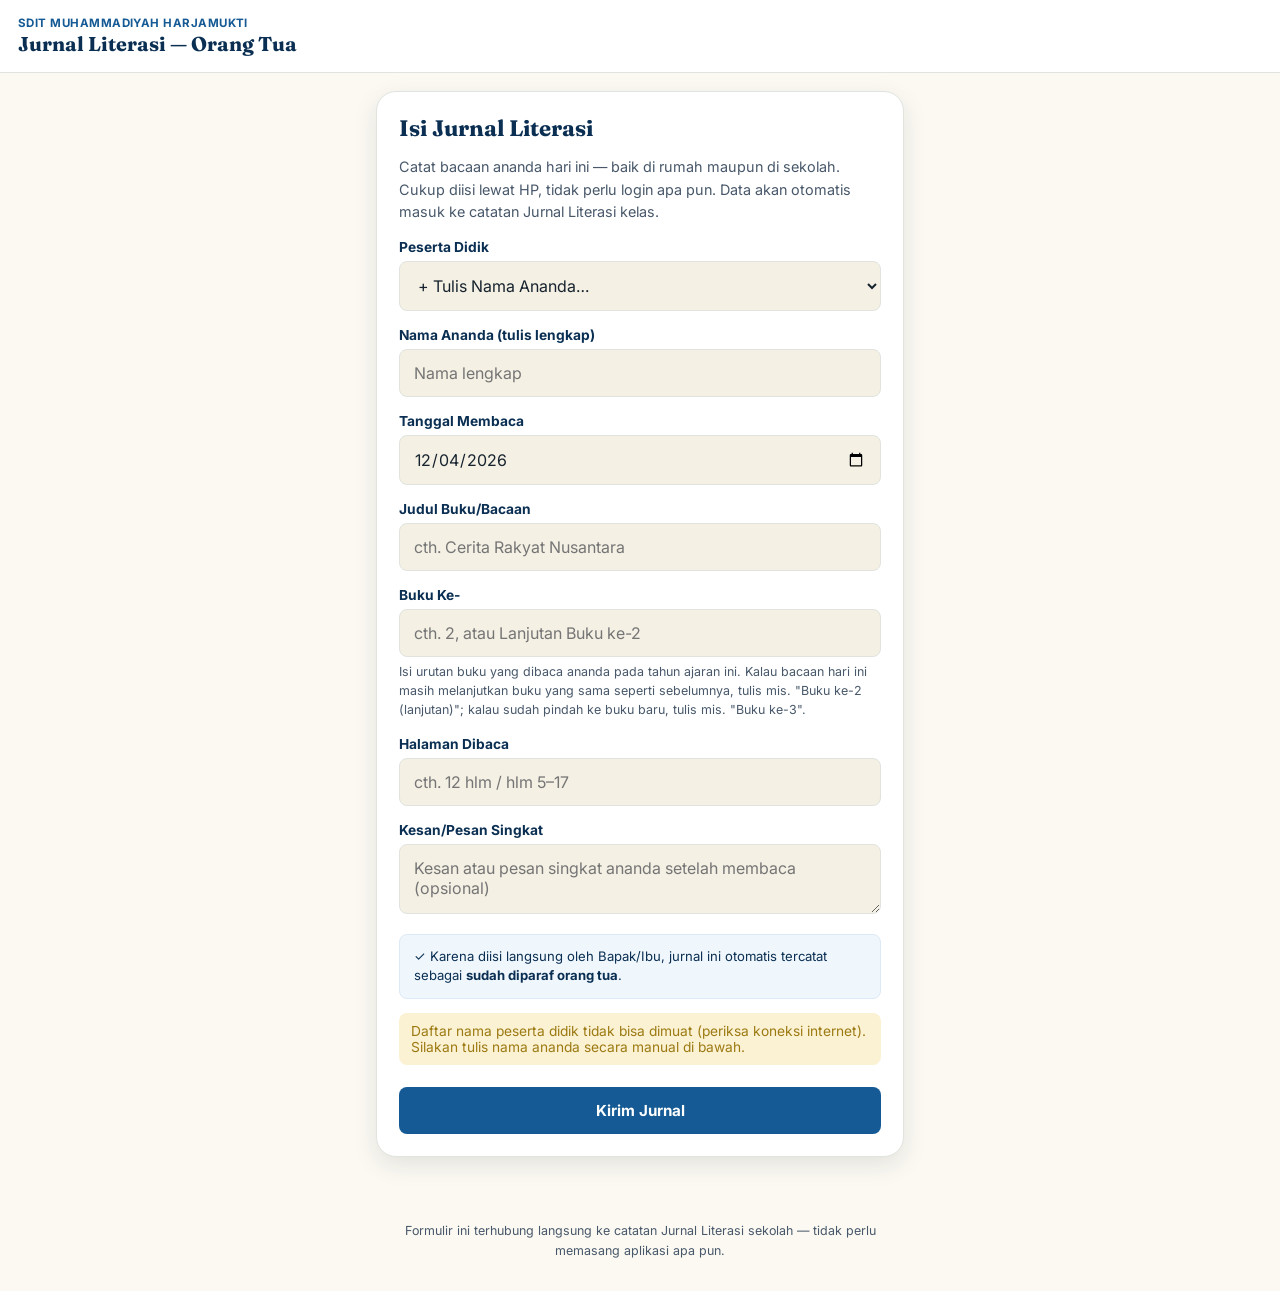
<file: jurnal-literasi-ortu-index (1).html>
<!DOCTYPE html>
<html lang="id">
<head>
<meta charset="UTF-8">
<meta name="viewport" content="width=device-width, initial-scale=1, viewport-fit=cover">
<title>Isi Jurnal Literasi — Orang Tua</title>
<meta name="description" content="Formulir untuk orang tua/wali mengisi Jurnal Literasi ananda — SDIT Muhammadiyah Harjamukti Kota Cirebon">
<meta name="theme-color" content="#155A94">
<meta name="robots" content="noindex">
<link rel="preconnect" href="https://fonts.googleapis.com">
<link rel="preconnect" href="https://fonts.gstatic.com" crossorigin>
<link href="https://fonts.googleapis.com/css2?family=Fraunces:opsz,wght@9..144,500;9..144,600;9..144,700&family=Inter:wght@400;500;600;700;800&display=swap" rel="stylesheet">
<style>
:root{
  --green-900:#0A2F52; --green-800:#0E3F6C; --green-700:#155A94; --green-600:#1B72B8;
  --green-100:#DCEAF7; --green-50:#EFF6FC;
  --gold-700:#9C7A12; --gold-600:#C9A227; --gold-500:#DFBB45; --gold-100:#FBF1D3;
  --cream:#FBF9F2; --cream-1:#F4F0E4; --paper:#FFFFFF;
  --ink:#17232E; --ink-soft:#48586A; --line:#E1E4DE;
  --brick-700:#9A3B1D; --brick-600:#B3441E; --brick-100:#FBE7DE;
  --radius-sm:8px; --radius-md:14px; --radius-lg:20px;
  --shadow-md:0 8px 24px rgba(10,30,50,.10);
  --font-display:'Fraunces','Georgia',serif;
  --font-body:'Inter',system-ui,sans-serif;
}
*{box-sizing:border-box;}
body{margin:0;background:var(--cream);color:var(--ink);font-family:var(--font-body);-webkit-font-smoothing:antialiased;}
header{background:var(--paper);border-bottom:1px solid var(--line);padding:16px 18px;display:flex;align-items:center;gap:10px;}
header h1{font-family:var(--font-display);font-size:1.25rem;margin:0;color:var(--green-900);}
header .eyebrow{display:block;font-size:.72rem;letter-spacing:.04em;text-transform:uppercase;color:var(--green-700);font-weight:700;margin-bottom:1px;}
main{max-width:560px;margin:0 auto;padding:18px 16px 48px;}
.card{background:var(--paper);border:1px solid var(--line);border-radius:var(--radius-lg);box-shadow:var(--shadow-md);padding:22px;margin-bottom:16px;}
.card h2{font-family:var(--font-display);font-size:1.4rem;margin:0 0 8px;color:var(--green-900);}
.muted{color:var(--ink-soft);font-size:.9rem;line-height:1.55;}
.field{display:block;margin-top:16px;}
.field span.label{display:block;font-weight:700;font-size:.86rem;margin-bottom:6px;color:var(--green-900);}
.field input, .field select, .field textarea{
  width:100%;padding:13px 14px;font-size:1rem;font-family:var(--font-body);
  background:var(--cream-1);border:1px solid var(--line);border-radius:var(--radius-sm);color:var(--ink);
}
.field textarea{resize:vertical;min-height:70px;}
.field-desc{display:block;margin-top:6px;font-size:.78rem;color:var(--ink-soft);line-height:1.5;}
.paraf-note{margin-top:16px;background:var(--green-50);border:1px solid var(--green-100);border-radius:var(--radius-sm);padding:12px 14px;font-size:.82rem;color:var(--green-900);line-height:1.5;}
.actions{margin-top:22px;display:flex;gap:10px;}
.btn{border:none;border-radius:var(--radius-sm);padding:14px 20px;font-weight:700;font-size:.95rem;font-family:var(--font-body);cursor:pointer;flex:1;}
.btn-primary{background:var(--green-700);color:#fff;}
.btn-primary:disabled{opacity:.55;cursor:default;}
.btn-ghost{background:transparent;border:1px solid var(--line);color:var(--ink-soft);flex:0 0 auto;}
.status-msg{margin-top:14px;font-size:.86rem;padding:10px 12px;border-radius:var(--radius-sm);display:none;}
.status-msg.show{display:block;}
.status-msg.warn{background:var(--gold-100);color:var(--gold-700);}
.status-msg.error{background:var(--brick-100);color:var(--brick-700);}
.status-msg.info{background:var(--green-50);color:var(--green-900);}
#successState{display:none;text-align:center;}
#successState .check{width:56px;height:56px;border-radius:50%;background:var(--green-50);color:var(--green-700);
  display:flex;align-items:center;justify-content:center;margin:0 auto 14px;font-size:1.6rem;}
#successState h2{margin-bottom:6px;}
.history{margin-top:18px;text-align:left;}
.history-item{display:flex;justify-content:space-between;gap:10px;padding:9px 0;border-bottom:1px solid var(--line);font-size:.84rem;}
.history-item:last-child{border-bottom:none;}
.history-item b{color:var(--green-900);}
#configWarning{display:none;}
#loadingState{display:none;text-align:center;padding:20px 0;color:var(--ink-soft);font-size:.9rem;}
.advanced-toggle{margin-top:14px;font-size:.8rem;color:var(--green-700);cursor:pointer;text-decoration:underline;background:none;border:none;padding:0;font-family:inherit;}
#advancedUrlWrap{display:none;margin-top:10px;}
footer{max-width:560px;margin:0 auto;padding:0 16px 30px;color:var(--ink-soft);font-size:.78rem;text-align:center;line-height:1.6;}
</style>
</head>
<body>

<header>
  <div>
    <span class="eyebrow">SDIT Muhammadiyah Harjamukti</span>
    <h1>Jurnal Literasi — Orang Tua</h1>
  </div>
</header>

<main>
  <div class="card">
    <h2>Isi Jurnal Literasi</h2>
    <p class="muted">Catat bacaan ananda hari ini — baik di rumah maupun di sekolah. Cukup diisi lewat HP, tidak perlu login apa pun. Data akan otomatis masuk ke catatan Jurnal Literasi kelas.</p>

    <div id="loadingState">Memuat daftar peserta didik&hellip;</div>

    <form id="ortuForm" style="display:none;">
      <label class="field">
        <span class="label">Peserta Didik</span>
        <select id="f_siswa" required>
          <option value="">Pilih nama ananda&hellip;</option>
          <option value="__manual__">+ Nama Lain (tulis manual)&hellip;</option>
        </select>
      </label>
      <label class="field" id="f_manual_wrap" style="display:none;">
        <span class="label">Nama Ananda (tulis lengkap)</span>
        <input type="text" id="f_nama_manual" placeholder="Nama lengkap">
      </label>
      <label class="field">
        <span class="label">Tanggal Membaca</span>
        <input type="date" id="f_tanggal" required>
      </label>
      <label class="field">
        <span class="label">Judul Buku/Bacaan</span>
        <input type="text" id="f_judul" required placeholder="cth. Cerita Rakyat Nusantara">
      </label>
      <label class="field">
        <span class="label">Buku Ke-</span>
        <input type="text" id="f_bukuKe" placeholder="cth. 2, atau Lanjutan Buku ke-2">
        <span class="field-desc">Isi urutan buku yang dibaca ananda pada tahun ajaran ini. Kalau bacaan hari ini masih melanjutkan buku yang sama seperti sebelumnya, tulis mis. "Buku ke-2 (lanjutan)"; kalau sudah pindah ke buku baru, tulis mis. "Buku ke-3".</span>
      </label>
      <label class="field">
        <span class="label">Halaman Dibaca</span>
        <input type="text" id="f_halaman" placeholder="cth. 12 hlm / hlm 5–17">
      </label>
      <label class="field">
        <span class="label">Kesan/Pesan Singkat</span>
        <textarea id="f_kesan" placeholder="Kesan atau pesan singkat ananda setelah membaca (opsional)"></textarea>
      </label>

      <div class="paraf-note">✓ Karena diisi langsung oleh Bapak/Ibu, jurnal ini otomatis tercatat sebagai <b>sudah diparaf orang tua</b>.</div>

      <div id="submitStatus" class="status-msg"></div>

      <div class="actions">
        <button type="submit" class="btn btn-primary" id="submitBtn">Kirim Jurnal</button>
      </div>
    </form>

    <div id="successState">
      <div class="check">✓</div>
      <h2>Jurnal Terkirim</h2>
      <p class="muted">Catatan bacaan ananda berhasil disimpan.</p>
      <div class="actions">
        <button type="button" class="btn btn-primary" id="fillAgainBtn">Isi Jurnal Lain</button>
      </div>
      <div class="history" id="historyList"></div>
    </div>
  </div>
</main>

<footer>
  Formulir ini terhubung langsung ke catatan Jurnal Literasi sekolah — tidak perlu memasang aplikasi apa pun.
</footer>

<script>
const LS_HISTORY_KEY = "jurnalOrtuHistory";

function uuid(){
  return (window.crypto && crypto.randomUUID) ? crypto.randomUUID() : ('id_'+Date.now()+'_'+Math.random().toString(36).slice(2));
}
function todayISO(){
  const d = new Date();
  return d.getFullYear()+'-'+String(d.getMonth()+1).padStart(2,'0')+'-'+String(d.getDate()).padStart(2,'0');
}
function escapeHtml(s){
  return String(s==null?'':s).replace(/[&<>"']/g, c=>({'&':'&amp;','<':'&lt;','>':'&gt;','"':'&quot;',"'":'&#39;'}[c]));
}
function showStatus(el, msg, type){
  el.textContent = msg;
  el.className = 'status-msg show ' + (type||'info');
}
function getHistory(){
  try{ return JSON.parse(localStorage.getItem(LS_HISTORY_KEY)||'[]'); }catch(e){ return []; }
}
function addHistory(entry){
  const list = getHistory();
  list.unshift(entry);
  localStorage.setItem(LS_HISTORY_KEY, JSON.stringify(list.slice(0,8)));
}
function renderHistory(){
  const wrap = document.getElementById('historyList');
  const list = getHistory();
  if(!list.length){ wrap.innerHTML = ''; return; }
  wrap.innerHTML = '<p class="muted" style="margin-bottom:4px;">Terkirim dari HP ini:</p>' + list.map(it=>
    `<div class="history-item"><span><b>${escapeHtml(it.nama)}</b> — ${escapeHtml(it.judul)}</span><span class="muted">${escapeHtml(it.tanggal)}</span></div>`
  ).join('');
}

// ---------- URL Web App sudah tetap (khusus formulir ini) — orang tua/guru tidak perlu
//            memasukkan link Apps Script apa pun, supaya tidak membingungkan. ----------
const SYNC_URL = 'https://script.google.com/macros/s/AKfycbywG45f4-v3KSNE5j5CePcbbKdN_f6fmTgPlw0vRX4J-nAs4LOahUt_GxShnQVECqmFew/exec';

// [BARU] Formulir ini PUBLIK (orang tua mengisi tanpa login/token), jadi ia HANYA memanggil
// 2 jalur khusus di Code.gs yang sengaja tidak butuh Token Sinkron: "publicSiswaList" (baca
// nis+nama saja) dan "publicLiterasi" (tambah 1 baris ke tab "literasi" saja). Jalur ini
// tidak bisa dipakai untuk membaca/menulis data lain (jadwal/guru/jurnal/bk dst tetap
// terlindungi Token Sinkron di sisi server).
const PUBLIC_SISWA_URL = SYNC_URL + '?mode=publicSiswaList';

const loadingState = document.getElementById('loadingState');
const form = document.getElementById('ortuForm');
const successState = document.getElementById('successState');

async function loadSiswaList(){
  const sel = document.getElementById('f_siswa');
  try{
    const res = await fetch(PUBLIC_SISWA_URL, { method:'GET' });
    let data;
    try{
      data = await res.json();
    }catch(parseErr){
      /* Respons bukan JSON — biasanya berarti Apps Script mengalihkan ke halaman
         login Google (izin akses deployment belum "Anyone"), bukan mengembalikan data. */
      throw new Error('respons_bukan_json');
    }
    const siswa = Array.isArray(data.siswa) ? data.siswa.slice().sort((a,b)=>String(a.nama).localeCompare(String(b.nama),'id')) : [];
    if(!siswa.length){
      throw new Error('daftar_kosong');
    }
    sel.innerHTML = '<option value="">Pilih nama ananda&hellip;</option>' +
      siswa.map(s=>`<option value="${escapeHtml(s.nis)}">${escapeHtml(s.nama)}</option>`).join('') +
      '<option value="__manual__">+ Nama Lain (tulis manual)&hellip;</option>';
  }catch(e){
    // Gagal memuat daftar siswa — tetap izinkan isi manual supaya orang tua tidak buntu.
    sel.innerHTML = '<option value="">Pilih nama ananda&hellip;</option><option value="__manual__">+ Tulis Nama Ananda&hellip;</option>';
    sel.value = '__manual__';
    document.getElementById('f_manual_wrap').style.display = 'block';
    const status = document.getElementById('submitStatus');
    const msg = (e && e.message === 'daftar_kosong')
      ? 'Daftar nama peserta didik di Google Sheet masih kosong — minta guru menekan "Segarkan Data" di Dasbor setelah Data Siswa terisi. Sementara itu, silakan tulis nama ananda secara manual.'
      : (e && e.message === 'respons_bukan_json')
        ? 'Tidak bisa memuat daftar nama peserta didik (server sekolah menolak akses — kemungkinan izin akses Apps Script belum diatur "Anyone"). Silakan tulis nama ananda secara manual dulu; laporkan ini ke guru.'
        : 'Daftar nama peserta didik tidak bisa dimuat (periksa koneksi internet). Silakan tulis nama ananda secara manual di bawah.';
    showStatus(status, msg, 'warn');
  }
}

document.getElementById('f_siswa').addEventListener('change', function(){
  document.getElementById('f_manual_wrap').style.display = this.value === '__manual__' ? 'block' : 'none';
});

async function boot(){
  loadingState.style.display = 'block';
  document.getElementById('f_tanggal').value = todayISO();
  document.getElementById('f_tanggal').max = todayISO();
  await loadSiswaList();
  loadingState.style.display = 'none';
  form.style.display = 'block';
}

document.getElementById('ortuForm').addEventListener('submit', async function(e){
  e.preventDefault();
  const status = document.getElementById('submitStatus');
  const selVal = document.getElementById('f_siswa').value;
  const manualNama = document.getElementById('f_nama_manual').value.trim();
  if(!selVal){ showStatus(status, 'Pilih atau tulis nama ananda terlebih dahulu.', 'warn'); return; }
  if(selVal === '__manual__' && !manualNama){ showStatus(status, 'Tulis nama ananda terlebih dahulu.', 'warn'); return; }
  const judul = document.getElementById('f_judul').value.trim();
  if(!judul){ showStatus(status, 'Judul buku/bacaan wajib diisi.', 'warn'); return; }

  const namaSiswaTerpilih = selVal === '__manual__' ? manualNama : (document.getElementById('f_siswa').selectedOptions[0].textContent || '').trim();

  const record = {
    id: uuid(),
    nis: selVal === '__manual__' ? '' : selVal,
    nama: namaSiswaTerpilih,
    tanggal: document.getElementById('f_tanggal').value || todayISO(),
    judulBuku: judul,
    bukuKe: document.getElementById('f_bukuKe').value.trim(),
    halaman: document.getElementById('f_halaman').value.trim(),
    kesan: document.getElementById('f_kesan').value.trim(),
    parafOrtu: true
  };

  const btn = document.getElementById('submitBtn');
  btn.disabled = true; btn.textContent = 'Mengirim…';
  showStatus(status, 'Mengirim jurnal…', 'info');
  try{
    const res = await fetch(SYNC_URL, {
      method: 'POST',
      headers: { 'Content-Type': 'text/plain;charset=utf-8' },
      body: JSON.stringify({ mode:'publicLiterasi', record })
    });
    let json = null;
    try{ json = await res.json(); }catch(err){ json = null; }
    if(!json || json.ok !== true) throw new Error((json && json.error) || 'Server tidak mengonfirmasi keberhasilan.');

    addHistory({ nama: record.nama, judul: record.judulBuku, tanggal: record.tanggal });
    form.reset();
    document.getElementById('f_tanggal').value = todayISO();
    document.getElementById('f_manual_wrap').style.display = 'none';
    status.className = 'status-msg';
    form.style.display = 'none';
    successState.style.display = 'block';
    renderHistory();
  }catch(err){
    showStatus(status, 'Gagal mengirim jurnal. Periksa koneksi internet lalu coba lagi — isian di atas belum hilang.', 'error');
  }finally{
    btn.disabled = false; btn.textContent = 'Kirim Jurnal';
  }
});

document.getElementById('fillAgainBtn').addEventListener('click', ()=>{
  successState.style.display = 'none';
  form.style.display = 'block';
});

boot();
</script>
</body>
</html>
</file>
